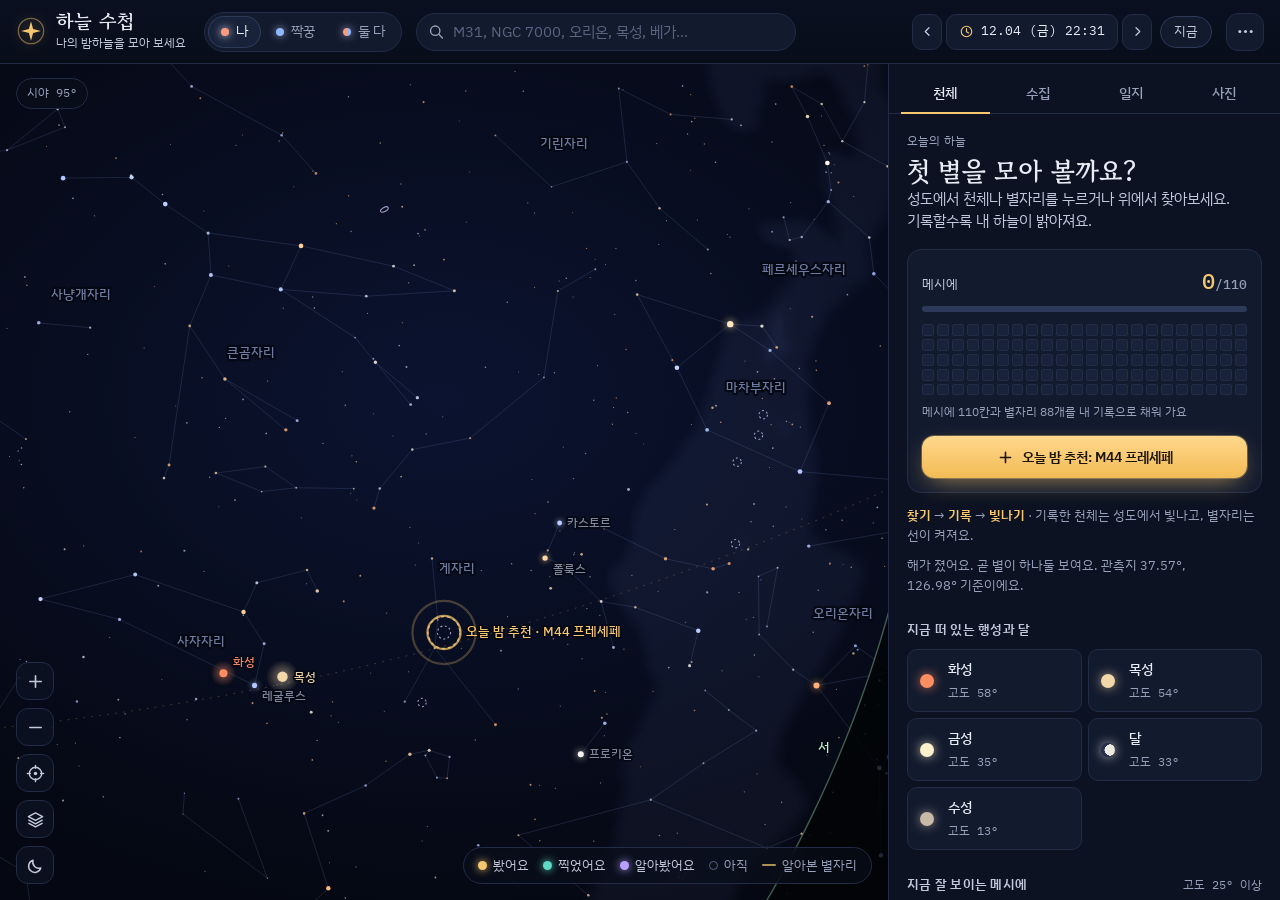
<file: sky-log/index.html>
<!doctype html>
<html lang="ko">
<head>
<meta charset="utf-8">
<meta name="viewport" content="width=device-width,initial-scale=1,viewport-fit=cover">
<title>하늘 수첩</title>
<meta name="description" content="내가 본 것, 찍은 것, 알아본 천체를 성도 위에 쌓아 가는 관측 일지">
<link rel="preconnect" href="https://fonts.googleapis.com">
<link rel="preconnect" href="https://fonts.gstatic.com" crossorigin>
<link rel="stylesheet" href="https://fonts.googleapis.com/css2?family=Gowun+Batang:wght@400;700&family=IBM+Plex+Sans+KR:wght@400;500;600&family=IBM+Plex+Mono:wght@400;500&display=swap">
<link rel="stylesheet" href="css/app.css">
</head>
<body>
<div class="app" id="app">
  <header class="bar">
    <div class="brand">
      <svg class="brand-mark" viewBox="0 0 32 32" aria-hidden="true"><circle cx="16" cy="16" r="13.5" fill="none" stroke="currentColor" stroke-width="1.4" opacity=".45"/><path d="M16 5.5l2.2 8.3 8.3 2.2-8.3 2.2-2.2 8.3-2.2-8.3-8.3-2.2 8.3-2.2z" fill="currentColor"/></svg>
      <div>
        <h1>하늘 수첩</h1>
        <p class="brand-sub" id="brandSub">내가 모은 밤하늘</p>
      </div>
    </div>

    <div class="who" role="group" aria-label="누구의 하늘">
      <button class="who-btn" data-who="a" aria-pressed="true"><span class="dot"></span><span class="who-name">나</span></button>
      <button class="who-btn" data-who="b" aria-pressed="false"><span class="dot"></span><span class="who-name">짝꿍</span></button>
      <button class="who-btn" data-who="both" aria-pressed="false"><span class="dot dot-both"></span>둘 다</button>
    </div>

    <div class="search">
      <svg viewBox="0 0 20 20" aria-hidden="true"><circle cx="8.5" cy="8.5" r="5.5" fill="none" stroke="currentColor" stroke-width="1.6"/><path d="M13 13l4 4" stroke="currentColor" stroke-width="1.6" stroke-linecap="round"/></svg>
      <input id="searchInput" type="search" placeholder="M31, NGC 7000, 오리온, 목성, 베가…" autocomplete="off" spellcheck="false" aria-label="천체 찾기">
      <ul class="search-results" id="searchResults" role="listbox" hidden></ul>
    </div>

    <div class="when" role="group" aria-label="성도 시각">
      <button class="icon-btn step" id="hourBack" type="button" aria-label="한 시간 전"><svg viewBox="0 0 20 20"><path d="M12 5l-5 5 5 5" stroke="currentColor" stroke-width="1.7" stroke-linecap="round" stroke-linejoin="round"/></svg></button>
      <button class="time-chip" id="timeChip" type="button" aria-label="성도 시각 바꾸기"><svg viewBox="0 0 20 20" aria-hidden="true"><circle cx="10" cy="10" r="7" fill="none" stroke="currentColor" stroke-width="1.5"/><path d="M10 6v4.2l2.8 1.8" fill="none" stroke="currentColor" stroke-width="1.5" stroke-linecap="round"/></svg><span class="num"></span></button>
      <button class="icon-btn step" id="hourFwd" type="button" aria-label="한 시간 뒤"><svg viewBox="0 0 20 20"><path d="M8 5l5 5-5 5" stroke="currentColor" stroke-width="1.7" stroke-linecap="round" stroke-linejoin="round"/></svg></button>
      <input id="chartTime" class="sr-input" type="datetime-local" step="60" tabindex="-1" aria-hidden="true">
      <button class="chip" id="nowBtn" type="button">지금</button>
    </div>

    <button class="icon-btn" id="menuBtn" type="button" aria-label="설정과 백업" aria-haspopup="dialog">
      <svg viewBox="0 0 20 20" aria-hidden="true"><circle cx="4" cy="10" r="1.6"/><circle cx="10" cy="10" r="1.6"/><circle cx="16" cy="10" r="1.6"/></svg>
    </button>
  </header>

  <main class="stage">
    <section class="sky" id="sky" aria-label="성도">
      <canvas id="skyCanvas"></canvas>
      <canvas id="fxCanvas" aria-hidden="true"></canvas>
      <div class="hover-tag" id="hoverTag" hidden></div>

      <div class="sky-hud sky-hud-top">
        <div class="fov" id="fovLabel">시야 90°</div>
        <div class="pick-banner" id="pickBanner" hidden>
          성도에서 위치를 눌러 주세요 <button class="chip chip-ghost" id="pickCancel" type="button">취소</button>
        </div>
      </div>

      <div class="sky-hud sky-hud-left">
        <button class="icon-btn" id="zoomIn" type="button" aria-label="확대"><svg viewBox="0 0 20 20"><path d="M10 4v12M4 10h12" stroke="currentColor" stroke-width="1.7" stroke-linecap="round"/></svg></button>
        <button class="icon-btn" id="zoomOut" type="button" aria-label="축소"><svg viewBox="0 0 20 20"><path d="M4 10h12" stroke="currentColor" stroke-width="1.7" stroke-linecap="round"/></svg></button>
        <button class="icon-btn" id="zenithBtn" type="button" aria-label="지금 이 시각, 머리 위 하늘로" title="지금 머리 위 하늘"><svg viewBox="0 0 20 20"><circle cx="10" cy="10" r="6.5" fill="none" stroke="currentColor" stroke-width="1.5"/><circle cx="10" cy="10" r="1.8" fill="currentColor"/><path d="M10 1.5v3M10 15.5v3M1.5 10h3M15.5 10h3" stroke="currentColor" stroke-width="1.5" stroke-linecap="round"/></svg></button>
        <button class="icon-btn" id="layersBtn" type="button" aria-label="보이는 것 고르기" aria-expanded="false"><svg viewBox="0 0 20 20"><path d="M10 3l7.5 4L10 11 2.5 7z" fill="none" stroke="currentColor" stroke-width="1.5" stroke-linejoin="round"/><path d="M2.5 10.5L10 14.5l7.5-4M2.5 13.8L10 17.8l7.5-4" fill="none" stroke="currentColor" stroke-width="1.5" stroke-linejoin="round"/></svg></button>
      </div>

      <div class="layers" id="layersPanel" hidden>
        <p class="layers-title">성도에 보이기</p>
        <label><input type="checkbox" data-layer="mw" checked> 은하수</label>
        <label><input type="checkbox" data-layer="lines" checked> 별자리 선</label>
        <label><input type="checkbox" data-layer="bounds" checked> 별자리 경계</label>
        <label><input type="checkbox" data-layer="conNames" checked> 별자리 이름</label>
        <label><input type="checkbox" data-layer="grid"> 적경·적위 격자</label>
        <label><input type="checkbox" data-layer="ecliptic" checked> 황도</label>
        <label><input type="checkbox" data-layer="horizon" checked> 지평선</label>
        <label><input type="checkbox" data-layer="messier" checked> 메시에</label>
        <label><input type="checkbox" data-layer="ngc" checked> NGC · IC</label>
        <label><input type="checkbox" data-layer="solar" checked> 행성 · 달 · 혜성</label>
        <label><input type="checkbox" data-layer="photos" checked> 내 사진</label>
        <label class="layers-sep"><input type="checkbox" data-layer="mineOnly"> 내가 모은 것만</label>
        <div class="layers-legend">
          <span><i class="lg lg-seen"></i>봤어요</span><span><i class="lg lg-photo"></i>찍었어요</span><span><i class="lg lg-known"></i>알아봤어요</span>
        </div>
      </div>

      <div class="legend legend-who" aria-label="누구의 기록" hidden>
        <span><i class="lg lg-a"></i><b class="lg-name-a">나</b></span>
        <span><i class="lg lg-b"></i><b class="lg-name-b">짝꿍</b></span>
        <span><i class="lg lg-both"></i>둘 다</span>
        <span class="lg-sep"></span>
        <span class="lg-muted">점:</span><span><i class="lg lg-seen"></i>봤어요</span><span><i class="lg lg-photo"></i>찍었어요</span><span><i class="lg lg-known"></i>알아봤어요</span>
      </div>
      <div class="legend legend-status" aria-label="표시 뜻">
        <span><i class="lg lg-seen"></i>봤어요</span>
        <span><i class="lg lg-photo"></i>찍었어요</span>
        <span><i class="lg lg-known"></i>알아봤어요</span>
        <span class="lg-muted"><i class="lg lg-none"></i>아직</span>
        <span class="lg-muted"><i class="lg lg-line"></i>알아본 별자리</span>
      </div>
    </section>

    <aside class="panel" id="panel">
      <div class="sheet-grip" id="sheetGrip" aria-hidden="true"></div>
      <div class="sheet-stat brand-sub" id="sheetStat"></div>
      <div class="sheet-legend" aria-hidden="true"><span><i class="lg lg-seen"></i>봤어요</span><span><i class="lg lg-photo"></i>찍었어요</span><span><i class="lg lg-known"></i>알아봤어요</span></div>
      <nav class="tabs" role="tablist">
        <button role="tab" class="tab" data-tab="target" aria-selected="true">천체</button>
        <button role="tab" class="tab" data-tab="collect" aria-selected="false">수집</button>
        <button role="tab" class="tab" data-tab="log" aria-selected="false">일지</button>
        <button role="tab" class="tab" data-tab="gallery" aria-selected="false">사진</button>
      </nav>
      <div class="tab-body" id="tab-target" role="tabpanel"></div>
      <div class="tab-body" id="tab-collect" role="tabpanel" hidden></div>
      <div class="tab-body" id="tab-log" role="tabpanel" hidden></div>
      <div class="tab-body" id="tab-gallery" role="tabpanel" hidden></div>
    </aside>
  </main>
</div>

<!-- record dialog -->
<dialog class="dlg" id="recordDlg" aria-labelledby="recordTitle">
  <form method="dialog" id="recordForm" class="dlg-form">
    <header class="dlg-head">
      <div>
        <p class="eyebrow" id="recordEyebrow">관측 기록</p>
        <h2 id="recordTitle">M31</h2>
      </div>
      <button class="icon-btn" value="cancel" type="button" data-close aria-label="닫기"><svg viewBox="0 0 20 20"><path d="M5 5l10 10M15 5L5 15" stroke="currentColor" stroke-width="1.7" stroke-linecap="round"/></svg></button>
    </header>

    <div class="who-pick" id="whoPick" hidden></div>
    <fieldset class="status-set">
      <legend>어떻게 만났나요? <span class="hint">여러 개 골라도 돼요</span></legend>
      <label class="status-opt status-seen"><input type="checkbox" name="seen"><span class="status-ico"><svg viewBox="0 0 24 24"><path d="M2 12s3.6-6.5 10-6.5S22 12 22 12s-3.6 6.5-10 6.5S2 12 2 12z" fill="none" stroke="currentColor" stroke-width="1.6"/><circle cx="12" cy="12" r="3" fill="currentColor"/></svg></span><span><b>봤어요</b><small>맨눈·쌍안경·망원경</small></span></label>
      <label class="status-opt status-photo"><input type="checkbox" name="photo"><span class="status-ico"><svg viewBox="0 0 24 24"><rect x="3" y="7" width="18" height="12.5" rx="2.5" fill="none" stroke="currentColor" stroke-width="1.6"/><path d="M8.5 7l1.6-2.5h3.8L15.5 7" fill="none" stroke="currentColor" stroke-width="1.6" stroke-linejoin="round"/><circle cx="12" cy="13.2" r="3.3" fill="none" stroke="currentColor" stroke-width="1.6"/></svg></span><span><b>찍었어요</b><small>사진으로 남김</small></span></label>
      <label class="status-opt status-known"><input type="checkbox" name="identified"><span class="status-ico"><svg viewBox="0 0 24 24"><path d="M12 2.8l2.3 6.4 6.6.3-5.2 4.1 1.8 6.5L12 16.3l-5.5 3.8 1.8-6.5-5.2-4.1 6.6-.3z" fill="none" stroke="currentColor" stroke-width="1.6" stroke-linejoin="round"/></svg></span><span><b>알아봤어요</b><small>찾아서 알아냄</small></span></label>
    </fieldset>

    <div class="photo-drop" id="photoDrop" hidden>
      <input type="file" id="photoInput" accept="image/*" multiple hidden>
      <div class="photo-thumbs" id="photoThumbs"></div>
      <button type="button" class="drop-btn" id="photoPick">
        <svg viewBox="0 0 24 24" aria-hidden="true"><path d="M12 16V5m0 0l-4 4m4-4l4 4" fill="none" stroke="currentColor" stroke-width="1.7" stroke-linecap="round" stroke-linejoin="round"/><path d="M4 15v3.5A1.5 1.5 0 005.5 20h13a1.5 1.5 0 001.5-1.5V15" fill="none" stroke="currentColor" stroke-width="1.7" stroke-linecap="round"/></svg>
        <span>사진 올리기 <small>끌어다 놓아도 돼요</small></span>
      </button>
    </div>

    <div class="grid2">
      <label class="field"><span>언제</span><input type="datetime-local" name="when" step="60" required></label>
      <label class="field"><span>어디서</span><input type="text" name="place" placeholder="예: 화천 조경철천문대" autocomplete="off"></label>
    </div>
    <label class="field"><span>장비</span><input type="text" name="gear" placeholder="예: 맨눈, 10×50 쌍안경, 80mm 굴절 + ZWO" autocomplete="off" list="gearList"></label>
    <datalist id="gearList"></datalist>
    <div class="grid2 coords" id="coordFields" hidden>
      <label class="field"><span>적경 (RA)</span><input type="text" name="ra" placeholder="5h 35m 또는 83.8"></label>
      <label class="field"><span>적위 (Dec)</span><input type="text" name="dec" placeholder="−5 23 또는 −5.39"></label>
      <button type="button" class="chip" id="pickOnChart">성도에서 위치 찍기</button>
    </div>
    <label class="field"><span>메모</span><textarea name="note" rows="3" placeholder="하늘 상태, 보인 모습, 같이 본 사람…"></textarea></label>

    <footer class="dlg-foot">
      <button type="button" class="btn btn-danger" id="recordDelete" hidden>기록 지우기</button>
      <span class="spacer"></span>
      <button type="button" class="btn btn-ghost" data-close>취소</button>
      <button type="submit" class="btn btn-primary" id="recordSave" value="save">하늘에 새기기</button>
    </footer>
  </form>
</dialog>

<!-- comet dialog -->
<dialog class="dlg" id="cometDlg" aria-labelledby="cometTitle">
  <form method="dialog" id="cometForm" class="dlg-form">
    <header class="dlg-head">
      <div><p class="eyebrow">혜성 추가</p><h2 id="cometTitle">새 혜성</h2></div>
      <button class="icon-btn" type="button" data-close aria-label="닫기"><svg viewBox="0 0 20 20"><path d="M5 5l10 10M15 5L5 15" stroke="currentColor" stroke-width="1.7" stroke-linecap="round"/></svg></button>
    </header>
    <label class="field"><span>이름</span><input type="text" name="name" required placeholder="예: C/2023 A3 (Tsuchinshan–ATLAS)"></label>
    <p class="help">궤도 요소를 넣으면 날짜마다 위치를 계산해 성도에 그려요. 비워 두면 기록할 때 위치를 직접 찍으면 돼요. 값은 MPC나 JPL에서 J2000 황도 기준으로 가져오세요.</p>
    <div class="grid3">
      <label class="field"><span>근일점 거리 q (AU)</span><input type="number" step="any" name="q"></label>
      <label class="field"><span>이심률 e</span><input type="number" step="any" name="e"></label>
      <label class="field"><span>궤도 경사 i (°)</span><input type="number" step="any" name="i"></label>
      <label class="field"><span>근일점 인수 ω (°)</span><input type="number" step="any" name="peri"></label>
      <label class="field"><span>승교점 경도 Ω (°)</span><input type="number" step="any" name="node"></label>
      <label class="field"><span>근일점 통과 (UTC)</span><input type="datetime-local" step="1" name="tp"></label>
    </div>
    <footer class="dlg-foot">
      <button type="button" class="btn btn-danger" id="cometDelete" hidden>혜성 지우기</button>
      <span class="spacer"></span>
      <button type="button" class="btn btn-ghost" data-close>취소</button>
      <button type="submit" class="btn btn-primary">저장</button>
    </footer>
  </form>
</dialog>

<!-- settings dialog -->
<dialog class="dlg" id="settingsDlg" aria-labelledby="settingsTitle">
  <form method="dialog" id="settingsForm" class="dlg-form">
    <header class="dlg-head">
      <div><p class="eyebrow">설정</p><h2 id="settingsTitle">하늘 수첩</h2></div>
      <button class="icon-btn" type="button" data-close aria-label="닫기"><svg viewBox="0 0 20 20"><path d="M5 5l10 10M15 5L5 15" stroke="currentColor" stroke-width="1.7" stroke-linecap="round"/></svg></button>
    </header>
    <div class="grid2">
      <label class="field"><span>관측자 1</span><input type="text" name="nameA" maxlength="12"></label>
      <label class="field"><span>관측자 2</span><input type="text" name="nameB" maxlength="12"></label>
    </div>
    <div class="grid2">
      <label class="field"><span>관측지 위도</span><input type="number" step="any" name="lat"></label>
      <label class="field"><span>관측지 경도</span><input type="number" step="any" name="lon"></label>
    </div>
    <button type="button" class="chip" id="useGeo">현재 위치 쓰기</button>
    <div class="backend-box">
      <p class="backend-title">저장소 <span class="badge" id="backendBadge">이 기기</span></p>
      <p class="help">지금은 이 브라우저에만 저장돼요. 두 사람이 함께 쓰는 클라우드 저장은 틀만 만들어 두었고, 아직 연결하지 않았어요. 그전까지는 백업 파일로 옮겨 주세요.</p>
      <div class="row">
        <button type="button" class="btn btn-ghost" id="exportBtn">백업 내려받기</button>
        <button type="button" class="btn btn-ghost" id="importBtn">백업 불러오기</button>
        <input type="file" id="importInput" accept="application/json,.json" hidden>
      </div>
    </div>
    <footer class="dlg-foot">
      <span class="spacer"></span>
      <button type="submit" class="btn btn-primary">저장</button>
    </footer>
  </form>
</dialog>

<!-- photo viewer -->
<dialog class="viewer" id="viewerDlg" aria-label="사진 보기">
  <img id="viewerImg" alt="">
  <div class="viewer-cap" id="viewerCap"></div>
  <button class="icon-btn viewer-close" type="button" data-close aria-label="닫기"><svg viewBox="0 0 20 20"><path d="M5 5l10 10M15 5L5 15" stroke="currentColor" stroke-width="1.7" stroke-linecap="round"/></svg></button>
</dialog>

<div class="toast-stack" id="toasts" aria-live="polite"></div>

<script src="js/catalog.js"></script>
<script src="js/astro.js"></script>
<script src="js/store.js"></script>
<script src="js/sky.js"></script>
<script src="js/app.js"></script>
</body>
</html>
</file>
<file: sky-log/css/app.css>
/* 하늘 수첩 — layout: a full-bleed star chart with a docked side panel (desktop) that becomes a bottom sheet (phones).
   The app is night-first: the chart is the light source, chrome stays low-contrast so dark-adapted eyes are spared. */
:root {
  --bg: #060914;
  --sky-1: #0B1330;
  --sky-2: #050812;
  --panel: #0C1222;
  --panel-2: #121A2E;
  --panel-3: #18223A;
  --line: #222C46;
  --line-2: #2D3958;
  --ink: #E9ECF5;
  --ink-2: #C3C9DB;
  --muted: #98A1BC;
  --faint: #5A6380;
  --seen: #F6C76E;
  --photo: #5FD8C6;
  --known: #B8A0FF;
  --obs-a: #FF9A7E;
  --obs-b: #8EBBFF;
  --danger: #FF7A85;
  --focus: #F6C76E;
  --radius: 14px;
  --font-display: "Gowun Batang", "Nanum Myeongjo", serif;
  --font-body: "IBM Plex Sans KR", "Apple SD Gothic Neo", "Malgun Gothic", "Noto Sans KR", sans-serif;
  --font-mono: "IBM Plex Mono", "IBM Plex Sans KR", ui-monospace, "SFMono-Regular", Menlo, monospace;
  --panel-w: 392px;
  --bar-h: 64px;
  color-scheme: dark;
}
/* Red night-vision mode */
:root[data-theme="red"] {
  --bg: #0A0000; --sky-1: #160303; --sky-2: #070000; --panel: #120202; --panel-2: #1A0404; --panel-3: #220606;
  --line: #3A0D0D; --line-2: #4B1212; --ink: #FF8B7A; --ink-2: #E06F60; --muted: #B0504A; --faint: #7A2E2B;
  --seen: #FF7A5C; --photo: #E0563F; --known: #FF9C7F; --obs-a: #FF7A5C; --obs-b: #D9503D; --focus: #FF7A5C;
}

* { box-sizing: border-box; }
[hidden] { display: none !important; }
html, body { height: 100%; }
body {
  margin: 0; background: var(--bg); color: var(--ink);
  font-family: var(--font-body); font-size: 14.5px; line-height: 1.55;
  -webkit-font-smoothing: antialiased; overflow: hidden; word-break: keep-all; overflow-wrap: anywhere;
}
button, input, textarea, select { font: inherit; color: inherit; }
button { cursor: pointer; }
:focus-visible { outline: 2px solid var(--focus); outline-offset: 2px; border-radius: 8px; }
.num, .mono { font-family: var(--font-mono); font-variant-numeric: tabular-nums; }

.app { height: 100dvh; display: grid; grid-template-rows: var(--bar-h) minmax(0, 1fr); }

/* ---------------- top bar */
.bar {
  display: flex; align-items: center; gap: 14px;
  padding: 0 max(16px, env(safe-area-inset-right)) 0 max(16px, env(safe-area-inset-left));
  background: linear-gradient(to bottom, #0A1020, #080D1A);
  border-bottom: 1px solid var(--line); position: relative; z-index: 20;
}
:root[data-theme="red"] .bar { background: var(--panel); }
.brand { display: flex; align-items: center; gap: 10px; min-width: 0; margin-right: 4px; }
.brand-mark { width: 30px; height: 30px; color: var(--seen); flex: none; filter: drop-shadow(0 0 8px rgba(246,199,110,.45)); }
.brand h1 { font-family: var(--font-display); font-weight: 700; font-size: 19px; margin: 0; line-height: 1.1; letter-spacing: .01em; white-space: nowrap; }
.brand-sub { margin: 2px 0 0; font-size: 12px; color: var(--ink-2); white-space: nowrap; display: flex; gap: 5px; align-items: baseline; }
.brand-sub b + span { margin-left: 8px; }
.brand-sub b { min-width: 2ch; text-align: right; }
.brand-sub b { font-size: 14px; font-weight: 500; color: var(--seen); }
.brand-sub b small { font-size: 10.5px; color: var(--muted); }
.brand-sub b { display: inline-block; }
.brand-sub.bump b { animation: stat-bump .9s cubic-bezier(.2,1.6,.4,1); }
@keyframes stat-bump { 30% { transform: scale(1.35); color: #FFF1D2; text-shadow: 0 0 12px var(--seen); } }

.who { display: flex; gap: 2px; padding: 3px; background: var(--panel-2); border: 1px solid var(--line); border-radius: 999px; }
.who-btn {
  display: inline-flex; align-items: center; gap: 7px; height: 32px; padding: 0 13px;
  border: 0; border-radius: 999px; background: transparent; color: var(--muted); font-size: 13.5px; white-space: nowrap;
  transition: background .2s, color .2s;
}
.who-btn:hover { color: var(--ink); }
.who-btn[aria-pressed="true"] { background: var(--panel-3); color: var(--ink); box-shadow: inset 0 0 0 1px var(--line-2); }
.who-btn .dot { width: 8px; height: 8px; border-radius: 50%; background: var(--obs-a); box-shadow: 0 0 8px currentColor; }
.who-btn[data-who="b"] .dot { background: var(--obs-b); }
.who-btn .dot-both { background: linear-gradient(90deg, var(--obs-a) 50%, var(--obs-b) 50%); }

.search { position: relative; flex: 1 1 240px; max-width: 380px; min-width: 140px; }
.search > svg { position: absolute; left: 12px; top: 50%; width: 17px; height: 17px; transform: translateY(-50%); color: var(--muted); pointer-events: none; }
.search input {
  width: 100%; height: 38px; padding: 0 12px 0 36px; border-radius: 999px;
  background: var(--panel-2); border: 1px solid var(--line); outline: none; transition: border-color .2s, background .2s;
}
.search input::placeholder { color: var(--faint); }
.search input:focus { border-color: var(--line-2); background: var(--panel-3); }
.search-results {
  position: absolute; top: calc(100% + 6px); left: 0; right: 0; margin: 0; padding: 6px; list-style: none;
  background: var(--panel-2); border: 1px solid var(--line-2); border-radius: 14px; max-height: 360px; overflow: auto;
  box-shadow: 0 18px 50px rgba(0,0,0,.55); z-index: 40;
}
.search-results li { display: flex; align-items: center; gap: 10px; padding: 8px 10px; border-radius: 9px; cursor: pointer; }
.search-results li[aria-selected="true"], .search-results li:hover { background: var(--panel-3); }
.search-results .sr-id { font-family: var(--font-mono); font-size: 12.5px; color: var(--ink-2); min-width: 64px; }
.search-results .sr-name { flex: 1; min-width: 0; overflow: hidden; text-overflow: ellipsis; white-space: nowrap; }
.search-results .sr-kind { font-size: 11.5px; color: var(--muted); }
.search-results .sr-empty { color: var(--muted); cursor: default; }

.when { display: flex; align-items: center; gap: 8px; margin-left: auto; }
.when-label { font-size: 12px; color: var(--muted); white-space: nowrap; }
.when { position: relative; gap: 4px; }
.sr-input { position: absolute; left: 40px; bottom: 0; width: 1px; height: 1px; opacity: 0; pointer-events: none; border: 0; padding: 0; color-scheme: dark; }
.time-chip {
  height: 36px; display: inline-flex; align-items: center; gap: 7px; padding: 0 12px; border-radius: 10px;
  background: var(--panel-2); border: 1px solid var(--line); color: var(--ink); font-size: 13px; white-space: nowrap;
}
.time-chip:hover { background: var(--panel-3); border-color: var(--line-2); }
.time-chip svg { width: 15px; height: 15px; color: var(--seen); }
.icon-btn.step { width: 30px; height: 36px; border-radius: 10px; }
.icon-btn.step svg { width: 15px; height: 15px; }
.when .chip { margin-left: 4px; }

.chip {
  height: 32px; padding: 0 13px; border-radius: 999px; border: 1px solid var(--line-2); background: var(--panel-2);
  font-size: 13px; color: var(--ink-2); white-space: nowrap; transition: background .2s, border-color .2s, color .2s;
}
.chip:hover { background: var(--panel-3); color: var(--ink); }
.chip-ghost { background: transparent; }
.chip[aria-pressed="true"] { border-color: var(--seen); color: var(--seen); }

.icon-btn {
  width: 38px; height: 38px; display: inline-grid; place-items: center; flex: none;
  border-radius: 12px; border: 1px solid var(--line); background: var(--panel-2); color: var(--ink-2);
  transition: background .2s, color .2s, border-color .2s;
}
.icon-btn:hover { background: var(--panel-3); color: var(--ink); border-color: var(--line-2); }
.icon-btn svg { width: 19px; height: 19px; fill: currentColor; }
.icon-btn svg path, .icon-btn svg circle[fill="none"], .icon-btn svg rect { fill: none; }
#menuBtn svg circle { fill: currentColor; }

/* ---------------- stage */
.stage { display: grid; grid-template-columns: minmax(0, 1fr) var(--panel-w); min-height: 0; }
.sky { position: relative; overflow: hidden; background: radial-gradient(120% 90% at 50% 40%, var(--sky-1), var(--sky-2) 70%); touch-action: none; cursor: grab; }
.sky.dragging { cursor: grabbing; }
.sky.picking { cursor: crosshair; }
.sky canvas { position: absolute; inset: 0; width: 100%; height: 100%; display: block; }
#fxCanvas { pointer-events: none; }

.sky-hud { position: absolute; display: flex; gap: 8px; z-index: 5; }
.sky-hud-top { top: 14px; left: 16px; right: 16px; align-items: center; pointer-events: none; }
.sky-hud-top > * { pointer-events: auto; }
.sky-hud-left { left: 16px; bottom: 16px; flex-direction: column; }
.sky-hud .icon-btn { background: rgba(14,20,36,.72); backdrop-filter: blur(8px); -webkit-backdrop-filter: blur(8px); }
.fov {
  font-family: var(--font-mono); font-size: 12px; color: var(--muted); padding: 5px 10px; border-radius: 999px;
  background: rgba(10,15,28,.6); border: 1px solid var(--line); backdrop-filter: blur(8px);
}
.pick-banner {
  margin: 0 auto; display: flex; align-items: center; gap: 10px; padding: 6px 6px 6px 14px; border-radius: 999px;
  background: rgba(246,199,110,.14); border: 1px solid rgba(246,199,110,.5); color: var(--seen); font-size: 13.5px;
  animation: pulse-border 1.6s ease-in-out infinite;
}
@keyframes pulse-border { 50% { border-color: rgba(246,199,110,.15); } }

.layers {
  position: absolute; left: 64px; bottom: 16px; z-index: 6; width: 208px; padding: 12px 14px; display: grid; gap: 4px;
  background: rgba(14,20,36,.92); border: 1px solid var(--line-2); border-radius: 14px; backdrop-filter: blur(10px);
  box-shadow: 0 18px 40px rgba(0,0,0,.5);
}
.layers-title { margin: 0 0 4px; font-size: 12px; color: var(--muted); }
.layers label { display: flex; align-items: center; gap: 9px; font-size: 13.5px; padding: 3px 0; cursor: pointer; }
.layers-sep { margin-top: 6px; padding-top: 9px !important; border-top: 1px solid var(--line); }
.layers input, .row input[type="checkbox"] { accent-color: var(--seen); width: 15px; height: 15px; }

.legend {
  position: absolute; right: 16px; bottom: 16px; z-index: 5; display: flex; gap: 14px; padding: 8px 14px;
  font-size: 12.5px; color: var(--ink-2); background: rgba(10,15,28,.62); border: 1px solid var(--line);
  border-radius: 999px; backdrop-filter: blur(8px);
}
.legend span { display: inline-flex; align-items: center; gap: 6px; white-space: nowrap; }
.lg { width: 9px; height: 9px; border-radius: 50%; display: inline-block; }
.lg-seen { background: var(--seen); box-shadow: 0 0 8px var(--seen); }
.lg-photo { background: var(--photo); box-shadow: 0 0 8px var(--photo); }
.lg-known { background: var(--known); box-shadow: 0 0 8px var(--known); }
.lg-none { border: 1.5px solid var(--faint); }
.lg-a { background: var(--obs-a); box-shadow: 0 0 8px var(--obs-a); }
.lg-b { background: var(--obs-b); box-shadow: 0 0 8px var(--obs-b); }
.lg-both { background: conic-gradient(var(--obs-a) 0 50%, var(--obs-b) 0); box-shadow: 0 0 8px #F3EEFF; }
.legend b { font-weight: 500; }
.lg-muted { color: var(--muted); }

.hover-tag {
  position: absolute; z-index: 7; pointer-events: none; padding: 5px 10px; border-radius: 9px; font-size: 12.5px;
  background: rgba(12,18,34,.92); border: 1px solid var(--line-2); white-space: nowrap; transform: translate(12px, -50%);
}
.hover-tag b { font-weight: 600; }
.hover-tag span { color: var(--muted); margin-left: 6px; }

/* ---------------- side panel */
.panel { background: var(--panel); border-left: 1px solid var(--line); display: flex; flex-direction: column; min-height: 0; position: relative; z-index: 10; }
.sheet-grip { display: none; }
.tabs { display: flex; gap: 4px; padding: 10px 12px 0; border-bottom: 1px solid var(--line); }
.tab {
  flex: 1; height: 40px; border: 0; background: transparent; color: var(--muted); font-size: 14px; font-weight: 500;
  border-bottom: 2px solid transparent; margin-bottom: -1px; transition: color .2s, border-color .2s;
}
.tab:hover { color: var(--ink-2); }
.tab[aria-selected="true"] { color: var(--ink); border-bottom-color: var(--seen); }
.tab-body { flex: 1; overflow: auto; padding: 18px 18px 28px; scrollbar-width: thin; scrollbar-color: var(--line-2) transparent; }

.eyebrow { margin: 0; font-size: 12px; letter-spacing: .02em; color: var(--muted); }
.h-title { font-family: var(--font-display); font-weight: 700; font-size: 26px; line-height: 1.2; margin: 4px 0 2px; text-wrap: balance; }
.h-sub { margin: 0; color: var(--ink-2); }
.section-h { display: flex; align-items: baseline; justify-content: space-between; gap: 10px; margin: 24px 0 10px; }
.section-h h3 { margin: 0; font-size: 13px; font-weight: 600; color: var(--ink-2); letter-spacing: .02em; }
.section-h .meta { font-size: 12px; color: var(--muted); font-family: var(--font-mono); }
.empty { color: var(--muted); font-size: 13.5px; padding: 14px; border: 1px dashed var(--line-2); border-radius: 12px; text-align: center; }
.help { margin: 6px 0 12px; font-size: 12.5px; color: var(--muted); line-height: 1.6; }

/* target card */
.target-head { display: grid; gap: 2px; }
.type-pill { display: inline-flex; align-items: center; gap: 6px; font-size: 12px; color: var(--ink-2); padding: 3px 10px; border-radius: 999px; background: var(--panel-2); border: 1px solid var(--line); width: max-content; margin-top: 8px; }
.facts { display: grid; grid-template-columns: repeat(2, minmax(0, 1fr)); gap: 1px; margin: 16px 0 0; background: var(--line); border: 1px solid var(--line); border-radius: 12px; overflow: hidden; }
.facts div { background: var(--panel); padding: 9px 12px; }
.facts div.wide { grid-column: 1 / -1; }
.facts dt { font-size: 11.5px; color: var(--muted); }
.facts dd { margin: 2px 0 0; font-family: var(--font-mono); font-size: 13px; color: var(--ink); }
.status-row { display: flex; gap: 8px; margin-top: 16px; flex-wrap: wrap; }
.stamp {
  display: inline-flex; align-items: center; gap: 7px; height: 30px; padding: 0 12px; border-radius: 999px; font-size: 13px;
  border: 1px solid var(--line-2); color: var(--faint);
}
.stamp svg { width: 15px; height: 15px; }
.stamp small { font-family: var(--font-mono); font-size: 10.5px; opacity: .75; margin-left: 2px; }
.status-none { margin: 14px 0 0; font-size: 13px; color: var(--muted); }
button.stamp { background: transparent; color: var(--muted); border-style: dashed; transition: color .2s, border-color .2s, background .2s; }
button.stamp svg { width: 13px; height: 13px; }
button.stamp.s-seen:hover { color: var(--seen); border-color: var(--seen); }
button.stamp.s-photo:hover { color: var(--photo); border-color: var(--photo); }
button.stamp.s-known:hover { color: var(--known); border-color: var(--known); }
.stamp.on.s-seen { color: var(--seen); border-color: rgba(246,199,110,.5); background: rgba(246,199,110,.09); }
.stamp.on.s-photo { color: var(--photo); border-color: rgba(95,216,198,.5); background: rgba(95,216,198,.09); }
.stamp.on.s-known { color: var(--known); border-color: rgba(184,160,255,.5); background: rgba(184,160,255,.09); }
.cta { margin-top: 16px; width: 100%; }

.btn {
  height: 42px; padding: 0 18px; border-radius: 12px; border: 1px solid var(--line-2); background: var(--panel-2);
  font-weight: 600; font-size: 14px; display: inline-flex; align-items: center; justify-content: center; gap: 8px;
  transition: transform .15s, background .2s, box-shadow .2s;
}
.btn:active { transform: translateY(1px); }
.btn-primary {
  border: 0; color: #1A1306; background: linear-gradient(180deg, #FFD88C, #F2BB55);
  box-shadow: 0 0 0 1px rgba(255,216,140,.3), 0 8px 26px -8px rgba(246,199,110,.7);
}
.btn-primary:hover { box-shadow: 0 0 0 1px rgba(255,216,140,.5), 0 10px 32px -6px rgba(246,199,110,.9); }
:root[data-theme="red"] .btn-primary { background: #B8321F; color: #FFD0C4; box-shadow: none; }
.btn-ghost { background: transparent; }
.btn-ghost:hover { background: var(--panel-2); }
.btn-danger { background: transparent; border-color: rgba(255,122,133,.4); color: var(--danger); }
.btn svg { width: 17px; height: 17px; }

/* observation entries */
.entries { display: grid; gap: 10px; }
.entry {
  display: grid; grid-template-columns: auto minmax(0, 1fr) auto; gap: 12px; align-items: start;
  padding: 12px; background: var(--panel-2); border: 1px solid var(--line); border-radius: 12px; cursor: pointer;
  transition: border-color .2s, background .2s, transform .2s;
}
.entry:hover { border-color: var(--line-2); background: var(--panel-3); }
.entry-pills { display: grid; gap: 4px; align-content: start; }
.pill { width: 24px; height: 24px; border-radius: 8px; display: grid; place-items: center; color: #0B0F1C; }
.pill svg { width: 15px; height: 15px; }
.pill.s-seen { background: var(--seen); }
.pill.s-photo { background: var(--photo); }
.pill.s-known { background: var(--known); }
.entry-dots { display: grid; gap: 4px; padding-top: 5px; }
.entry-dots i { width: 8px; height: 8px; border-radius: 50%; background: var(--line-2); }
.entry-dots i.on-seen { background: var(--seen); box-shadow: 0 0 6px var(--seen); }
.entry-dots i.on-photo { background: var(--photo); box-shadow: 0 0 6px var(--photo); }
.entry-dots i.on-known { background: var(--known); box-shadow: 0 0 6px var(--known); }
.entry-title { font-weight: 600; display: flex; gap: 8px; align-items: baseline; flex-wrap: wrap; }
.entry-title .mono { font-size: 12.5px; color: var(--ink-2); font-weight: 400; }
.entry-meta { font-size: 12.5px; color: var(--muted); margin-top: 2px; text-wrap: pretty; word-break: keep-all; }
.entry-note { font-size: 13px; color: var(--ink-2); margin-top: 6px; display: -webkit-box; -webkit-line-clamp: 2; -webkit-box-orient: vertical; overflow: hidden; }
.entry-who { font-size: 11.5px; display: inline-flex; align-items: center; gap: 5px; color: var(--muted); }
.entry-who i { width: 7px; height: 7px; border-radius: 50%; }
.entry-thumb { width: 56px; height: 56px; border-radius: 9px; object-fit: cover; border: 1px solid var(--line-2); }
.night-h { font-family: var(--font-display); font-size: 15px; margin: 22px 0 10px; color: var(--ink-2); display: flex; align-items: baseline; gap: 10px; }
.night-h:first-child { margin-top: 4px; }
.night-h small { font-family: var(--font-mono); font-size: 11.5px; color: var(--muted); }

.filter-row { display: flex; gap: 6px; flex-wrap: wrap; margin-bottom: 14px; }

/* collection */
.summary { display: grid; grid-template-columns: repeat(3, minmax(0, 1fr)); gap: 8px; }
.sum-card { padding: 12px; border-radius: 12px; background: var(--panel-2); border: 1px solid var(--line); }
.sum-card b { display: block; font-family: var(--font-mono); font-size: 24px; font-weight: 500; line-height: 1.1; }
.sum-card span { font-size: 12px; color: var(--muted); }
.sum-card.s-seen b { color: var(--seen); }
.sum-card.s-photo b { color: var(--photo); }
.sum-card.s-known b { color: var(--known); }

.meter { height: 6px; border-radius: 99px; background: var(--panel-3); overflow: hidden; margin-top: 8px; }
.meter > i { display: block; height: 100%; border-radius: inherit; background: linear-gradient(90deg, var(--seen), #FFE3A6); transition: width .8s cubic-bezier(.2,.8,.2,1); }

.mgrid { display: grid; grid-template-columns: repeat(10, minmax(0, 1fr)); gap: 4px; }
.mcell {
  position: relative; aspect-ratio: 1; border-radius: 7px; border: 1px solid var(--line); background: var(--panel-2);
  font-family: var(--font-mono); font-size: 10.5px; color: var(--muted); display: grid; place-items: center; padding: 0;
  transition: transform .2s, border-color .2s;
}
.mcell:hover { transform: scale(1.12); border-color: var(--line-2); z-index: 1; color: var(--ink); }
.mcell.got { --c: var(--seen); font-weight: 600; color: var(--c); border-color: color-mix(in srgb, var(--c) 70%, transparent); background: color-mix(in srgb, var(--c) 16%, var(--panel-2)); box-shadow: 0 0 12px -3px var(--c), inset 0 0 10px -4px var(--c); }
.mcell.got.c-photo { --c: var(--photo); }
.mcell.got.c-known { --c: var(--known); }
.cdots { position: absolute; bottom: 3px; left: 0; right: 0; display: flex; justify-content: center; gap: 2px; }
.cdots i { width: 4px; height: 4px; border-radius: 50%; }
.cdots .d-seen { background: var(--seen); } .cdots .d-photo { background: var(--photo); } .cdots .d-known { background: var(--known); }
.mcell.just { animation: cell-pop 1.1s cubic-bezier(.2,1.6,.4,1); }
@keyframes cell-pop { 0% { transform: scale(.4); } 40% { transform: scale(1.5); box-shadow: 0 0 24px 4px var(--seen); } 100% { transform: scale(1); } }

.cgrid { display: grid; grid-template-columns: repeat(4, minmax(0, 1fr)); gap: 4px; }
.grid-key { display: flex; flex-wrap: wrap; gap: 12px; margin: 10px 0 0; font-size: 12px; color: var(--muted); }
.grid-key span { display: inline-flex; align-items: center; gap: 6px; }
.k { width: 11px; height: 11px; border-radius: 3px; display: inline-block; }
.k-seen { background: var(--seen); } .k-photo { background: var(--photo); } .k-known { background: var(--known); }
.k-con { background: rgba(246,199,110,.25); border: 1px solid rgba(246,199,110,.6); }
.k-part { border: 1px solid rgba(246,199,110,.35); background: rgba(246,199,110,.06); }
.progress-card { margin-top: 16px; padding: 14px; border-radius: 14px; background: var(--panel-2); border: 1px solid var(--line); }
.progress-top { display: flex; justify-content: space-between; align-items: baseline; font-size: 13px; color: var(--ink-2); }
.progress-top b { font-size: 22px; font-weight: 500; color: var(--seen); }
.progress-top small { font-size: 13px; color: var(--muted); }
.progress-card .cta { margin-top: 14px; }
.layers-legend { display: flex; flex-wrap: wrap; gap: 10px; margin-top: 8px; padding-top: 10px; border-top: 1px solid var(--line); font-size: 12px; color: var(--ink-2); }
.layers-legend span { display: inline-flex; align-items: center; gap: 5px; }
.ccell {
  height: 30px; border-radius: 7px; border: 1px solid var(--line); background: var(--panel-2);
  font-size: 12px; white-space: nowrap; overflow: hidden; text-overflow: ellipsis; color: var(--faint); padding: 0; transition: transform .2s, border-color .2s;
}
.ccell { color: var(--muted); }
.ccell:hover { transform: scale(1.08); color: var(--ink); border-color: var(--line-2); }
.ccell.got { color: var(--ink); border-color: rgba(246,199,110,.45); background: rgba(246,199,110,.12); }
.ccell.part { color: var(--ink-2); border: 1px solid rgba(246,199,110,.28); background: rgba(246,199,110,.05); }

.plist { display: grid; gap: 6px; }
.prow {
  display: grid; grid-template-columns: 28px minmax(0, 1fr) auto; gap: 10px; align-items: center; padding: 8px 10px;
  border-radius: 10px; background: var(--panel-2); border: 1px solid var(--line); text-align: left; width: 100%;
}
.prow:hover { border-color: var(--line-2); }
.prow .sym { font-size: 15px; text-align: center; color: var(--muted); display: grid; place-items: center; }
.prow.got .sym { color: var(--seen); text-shadow: 0 0 10px var(--seen); }
.orb { width: 14px; height: 14px; border-radius: 50%; background: var(--c); box-shadow: 0 0 12px -1px var(--c); display: inline-block; }
.orb.moon { background: radial-gradient(circle at 65% 50%, var(--c) 48%, #2a3150 50%); }
.prow .pname { font-weight: 500; }
.prow .pmeta { font-size: 12px; color: var(--muted); font-family: var(--font-mono); }
.prow .dates { display: flex; gap: 3px; flex-wrap: wrap; justify-content: flex-end; max-width: 150px; }
.prow .dates i { width: 6px; height: 6px; border-radius: 50%; background: var(--seen); opacity: .85; }

/* gallery */
.gallery { display: grid; grid-template-columns: repeat(2, minmax(0, 1fr)); gap: 8px; }
.gcard { position: relative; border-radius: 12px; overflow: hidden; border: 1px solid var(--line); background: var(--panel-2); padding: 0; aspect-ratio: 1; }
.gcard img { width: 100%; height: 100%; object-fit: cover; display: block; transition: transform .5s; }
.gcard:hover img { transform: scale(1.06); }
.gcard figcaption { position: absolute; inset: auto 0 0 0; padding: 22px 10px 8px; text-align: left; font-size: 12.5px; background: linear-gradient(transparent, rgba(4,6,14,.92)); }
.gcard figcaption b { display: block; font-weight: 600; }
.gcard figcaption span { color: var(--ink-2); font-size: 11.5px; font-family: var(--font-mono); }
.photo-strip { display: flex; gap: 8px; overflow-x: auto; padding-bottom: 4px; }
.photo-strip button { flex: none; width: 92px; height: 92px; padding: 0; border-radius: 10px; overflow: hidden; border: 1px solid var(--line-2); background: var(--panel-2); }
.photo-strip img { width: 100%; height: 100%; object-fit: cover; display: block; }

/* ---------------- dialogs */
.dlg {
  width: min(560px, calc(100vw - 24px)); max-height: calc(100dvh - 24px); padding: 0; border: 1px solid var(--line-2);
  border-radius: 20px; background: var(--panel); color: var(--ink); box-shadow: 0 30px 80px rgba(0,0,0,.6);
}
.dlg::backdrop { background: rgba(3,5,12,.66); backdrop-filter: blur(3px); }
.dlg[open] { animation: dlg-in .32s cubic-bezier(.2,.9,.3,1.15); }
@keyframes dlg-in { from { opacity: 0; transform: translateY(14px) scale(.97); } }
.dlg-form { padding: 20px 22px 18px; display: grid; gap: 14px; }
.dlg-head { display: flex; justify-content: space-between; align-items: flex-start; gap: 12px; }
.dlg-head h2 { font-family: var(--font-display); font-size: 24px; margin: 2px 0 0; line-height: 1.2; }
.dlg-foot { display: flex; gap: 8px; align-items: center; margin-top: 4px; }
.spacer { flex: 1; }
.field { display: grid; gap: 5px; min-width: 0; }
.field > span { font-size: 12.5px; color: var(--muted); }
.field input, .field textarea {
  width: 100%; min-height: 40px; padding: 8px 12px; border-radius: 10px; border: 1px solid var(--line);
  background: var(--panel-2); outline: none; color-scheme: dark; transition: border-color .2s;
}
.field textarea { resize: vertical; min-height: 72px; }
.field input:focus, .field textarea:focus { border-color: var(--line-2); background: var(--panel-3); }
.grid2 { display: grid; grid-template-columns: repeat(2, minmax(0, 1fr)); gap: 10px; }
.grid3 { display: grid; grid-template-columns: repeat(3, minmax(0, 1fr)); gap: 10px; }
.coords { grid-template-columns: 1fr 1fr auto; align-items: end; }
.coords .chip { height: 40px; }
.row { display: flex; gap: 8px; flex-wrap: wrap; }

.status-set { border: 0; padding: 0; margin: 0; display: grid; grid-template-columns: repeat(3, minmax(0, 1fr)); gap: 8px; }
.status-set legend { font-size: 12.5px; color: var(--muted); padding: 0; margin-bottom: 8px; }
.status-set .hint { color: var(--faint); margin-left: 4px; }
.status-opt {
  --c: var(--seen); position: relative; display: grid; gap: 8px; padding: 12px; border-radius: 14px; cursor: pointer;
  background: var(--panel-2); border: 1px solid var(--line); transition: border-color .2s, background .2s, transform .2s;
}
.status-opt.status-photo { --c: var(--photo); }
.status-opt.status-known { --c: var(--known); }
.status-opt input { position: absolute; opacity: 0; pointer-events: none; }
.status-opt b { display: block; font-size: 14px; }
.status-opt small { display: block; font-size: 11.5px; color: var(--muted); line-height: 1.4; }
.status-ico { width: 34px; height: 34px; border-radius: 10px; display: grid; place-items: center; color: var(--faint); background: var(--panel-3); transition: color .2s, background .2s, box-shadow .2s; }
.status-ico svg { width: 20px; height: 20px; }
.status-opt:hover { border-color: var(--line-2); }
.status-opt:has(input:checked) { border-color: var(--c); background: color-mix(in srgb, var(--c) 15%, var(--panel-2)); box-shadow: inset 0 0 0 1px var(--c); }
.status-opt:has(input:checked) .status-ico { color: #0B0F1C; background: var(--c); box-shadow: 0 0 18px -2px var(--c); }
.status-opt:has(input:checked) .status-ico svg { animation: ico-pop .45s cubic-bezier(.2,1.8,.4,1); }
.status-opt:has(input:focus-visible) { outline: 2px solid var(--focus); outline-offset: 2px; }
@keyframes ico-pop { from { transform: scale(.4) rotate(-20deg); } }

.photo-drop { border: 1.5px dashed rgba(95,216,198,.45); border-radius: 14px; padding: 10px; display: grid; gap: 10px; background: rgba(95,216,198,.04); transition: background .2s, border-color .2s; }
.photo-drop.over { background: rgba(95,216,198,.12); border-color: var(--photo); }
.photo-thumbs { display: flex; gap: 8px; flex-wrap: wrap; }
.photo-thumbs:empty { display: none; }
.pthumb { position: relative; width: 72px; height: 72px; border-radius: 10px; overflow: hidden; border: 1px solid var(--line-2); animation: thumb-in .4s cubic-bezier(.2,1.5,.4,1); }
.pthumb img { width: 100%; height: 100%; object-fit: cover; }
.pthumb button { position: absolute; top: 3px; right: 3px; width: 22px; height: 22px; border-radius: 50%; border: 0; background: rgba(4,6,14,.8); color: var(--ink); font-size: 14px; line-height: 1; display: grid; place-items: center; }
@keyframes thumb-in { from { transform: scale(.5); opacity: 0; } }
.drop-btn { display: flex; align-items: center; gap: 12px; padding: 10px 12px; border: 0; border-radius: 10px; background: transparent; color: var(--photo); text-align: left; }
.drop-btn svg { width: 24px; height: 24px; flex: none; }
.drop-btn small { display: block; font-size: 11.5px; color: var(--muted); }

.backend-box { border: 1px solid var(--line); border-radius: 14px; padding: 12px 14px; background: var(--panel-2); }
.backend-title { margin: 0; font-weight: 600; display: flex; align-items: center; gap: 8px; }
.badge { font-size: 11px; font-weight: 500; padding: 2px 8px; border-radius: 999px; background: var(--panel-3); color: var(--ink-2); border: 1px solid var(--line-2); }

.viewer { padding: 0; border: 0; background: transparent; max-width: 96vw; max-height: 96dvh; overflow: visible; }
.viewer::backdrop { background: rgba(2,3,8,.9); }
.viewer img { display: block; max-width: 96vw; max-height: 84dvh; border-radius: 12px; box-shadow: 0 30px 90px rgba(0,0,0,.7); }
.viewer[open] img { animation: dlg-in .35s cubic-bezier(.2,.9,.3,1.1); }
.viewer-cap { color: var(--ink-2); font-size: 13.5px; text-align: center; margin-top: 10px; }
.viewer-close { position: fixed; top: 14px; right: 14px; }

/* ---------------- toasts */
.toast-stack { position: fixed; top: calc(var(--bar-h) + 14px); left: 50%; transform: translateX(-50%); z-index: 60; display: grid; gap: 8px; justify-items: center; pointer-events: none; width: max-content; max-width: calc(100vw - 32px); }
.toast {
  display: flex; align-items: center; gap: 12px; padding: 10px 18px 10px 12px; border-radius: 999px;
  background: rgba(14,20,36,.94); border: 1px solid var(--line-2); box-shadow: 0 16px 40px rgba(0,0,0,.5);
  animation: toast-in .5s cubic-bezier(.2,1.4,.4,1), toast-out .4s ease-in forwards; animation-delay: 0s, var(--life, 3.2s);
}
.toast .t-ico { width: 30px; height: 30px; border-radius: 50%; display: grid; place-items: center; background: var(--seen); color: #120D03; font-size: 15px; flex: none; }
.toast b { font-weight: 600; }
.toast small { display: block; color: var(--muted); font-size: 12px; }
.toast.big { padding: 14px 24px 14px 14px; border-color: rgba(246,199,110,.6); box-shadow: 0 0 0 1px rgba(246,199,110,.25), 0 20px 60px rgba(246,199,110,.25); }
.toast.big .t-ico { width: 40px; height: 40px; font-size: 20px; }
.toast.big b { font-family: var(--font-display); font-size: 18px; }
@keyframes toast-in { from { opacity: 0; transform: translateY(-16px) scale(.9); } }
@keyframes toast-out { to { opacity: 0; transform: translateY(-10px); } }

/* ---------------- responsive */
@media (max-width: 1180px) {
  .when-label { display: none; }
  .bar .brand-sub { display: none; }
}
@media (max-width: 980px) {
  :root { --bar-h: 108px; }
  .bar { flex-wrap: wrap; align-content: center; row-gap: 8px; padding-block: 8px; }
  .search { order: 5; flex-basis: 100%; max-width: none; }
  .when { margin-left: auto; }
}
@media (max-width: 820px) {
  :root { --bar-h: 112px; }
  /* the sheet sits in flow under the chart, so the chart's centre stays in the visible sky */
  .stage { grid-template-columns: minmax(0, 1fr); grid-template-rows: minmax(0, 1fr) auto; position: relative; }
  .panel {
    height: var(--sheet-h, 40dvh); margin-top: -18px; border-left: 0; border-top: 1px solid var(--line-2);
    border-radius: 20px 20px 0 0; box-shadow: 0 -20px 50px rgba(0,0,0,.45); transition: height .35s cubic-bezier(.2,.9,.3,1);
    padding-bottom: env(safe-area-inset-bottom);
  }
  .panel.min { --sheet-h: 108px; }
  .panel.max { --sheet-h: 76dvh; }
  .sheet-grip { display: block; width: 100%; height: 22px; flex: none; cursor: grab; touch-action: none; position: relative; }
  .sheet-grip::after { content: ""; position: absolute; left: 50%; top: 9px; width: 42px; height: 4px; border-radius: 4px; background: var(--line-2); transform: translateX(-50%); }
  .tabs { padding-top: 0; }
  .sky-hud-left { bottom: 30px; left: auto; right: 12px; }
  .layers { left: auto; right: 58px; }
  #zoomIn, #zoomOut { display: none; }
  .legend { top: 52px; bottom: auto; right: 16px; padding: 6px 12px; gap: 10px; font-size: 11.5px; }
  .layers { left: 64px; bottom: auto; top: 56px; }
}
@media (max-width: 560px) {
  :root { --bar-h: 104px; }
  .bar { column-gap: 8px; }
  .brand { order: 1; margin-right: auto; }
  .who { order: 2; }
  #menuBtn { order: 3; }
  .search { order: 4; flex: 1 1 150px; min-width: 0; }
  .when { order: 5; margin-left: 0; }
  .when-label { display: none; }
  .fov .fov-pos { display: none; }
  .brand h1 { font-size: 17px; }
  .brand-mark { width: 26px; height: 26px; }
  .who-btn { padding: 0 10px; font-size: 13px; }
  .when .chip { height: 38px; padding: 0 10px; }
  .time-chip { height: 38px; padding: 0 9px; font-size: 12px; gap: 5px; }
  .icon-btn.step { display: none; }
  .chip-day { display: none; }
  .search { flex-basis: 120px; }
  .legend { top: auto; bottom: 30px; left: 12px; right: auto; gap: 8px; padding: 5px 10px; font-size: 11px; }
  .legend .lg-muted { display: none; }
  .sky-hud-left .icon-btn { width: 34px; height: 34px; }
  .sky-hud-left { gap: 6px; }
  .grid2 { grid-template-columns: 1fr; }
  .status-set { grid-template-columns: repeat(3, minmax(0, 1fr)); }
  .status-opt { grid-template-columns: 1fr; justify-items: center; text-align: center; padding: 10px 6px; gap: 6px; }
  .status-opt small { display: none; }
  .when { gap: 6px; }
  #menuBtn { width: 34px; height: 34px; }
  .grid3 { grid-template-columns: repeat(2, minmax(0, 1fr)); }
  .coords { grid-template-columns: 1fr 1fr; }
  .coords .chip { grid-column: 1 / -1; }
  .legend .lg-muted { display: none; }
  .summary b { font-size: 20px; }
  .dlg-form { padding: 16px 16px 14px; }
}
@media (prefers-reduced-motion: reduce) {
  *, *::before, *::after { animation-duration: .01ms !important; animation-iteration-count: 1 !important; transition-duration: .01ms !important; }
}

/* compact two-up rows for "visible now" lists */
.plist.two { grid-template-columns: repeat(2, minmax(0, 1fr)); }
.plist.two .prow { grid-template-columns: 22px minmax(0, 1fr); padding: 8px; }
.plist.two .prow .pname { font-size: 13.5px; }
.got-dot { width: 8px; height: 8px; border-radius: 50%; background: var(--seen); box-shadow: 0 0 8px var(--seen); display: inline-block; }
.who-key { display: flex; gap: 12px; font-size: 12px; color: var(--muted); margin-top: 6px; }
.who-key span { display: inline-flex; align-items: center; gap: 6px; }
.who-key i { width: 8px; height: 8px; border-radius: 50%; }
.steps { list-style: none; margin: 12px 0 0; padding: 0; display: grid; grid-template-columns: repeat(3, minmax(0, 1fr)); gap: 6px; counter-reset: step; }
.steps li { counter-increment: step; padding: 10px; border-radius: 12px; background: var(--panel-2); border: 1px solid var(--line); display: grid; gap: 2px; }
.steps li::before { content: counter(step); font-family: var(--font-mono); font-size: 11px; color: var(--seen); }
.steps b { font-size: 13.5px; }
.steps span { font-size: 11.5px; color: var(--muted); line-height: 1.4; word-break: keep-all; }

.steps-line { margin: 12px 0 0; font-size: 12.5px; color: var(--muted); line-height: 1.6; word-break: keep-all; }
.steps-line b { color: var(--seen); font-weight: 600; }
.toast.t-photo .t-ico { background: var(--photo); }
.toast.t-known .t-ico { background: var(--known); }
@media (max-width: 560px) {
  .bar .brand-sub { display: none; }
  .search { flex: 0 0 38px; order: 6; margin-left: auto; }
  .search input { padding: 0; text-indent: -999px; cursor: pointer; }
  .search input::placeholder { color: transparent; }
  .search > svg { left: 50%; transform: translate(-50%, -50%); }
  .search:focus-within { position: absolute; left: 16px; right: 16px; top: 58px; flex: none; z-index: 40; }
  .search:focus-within input { padding: 0 12px 0 36px; text-indent: 0; }
  .search:focus-within input::placeholder { color: var(--faint); }
  .search:focus-within > svg { left: 12px; transform: translateY(-50%); }
  .panel { --sheet-h: 34dvh; }
}

.badge-row { display: flex; gap: 6px 16px; flex-wrap: wrap; margin-top: 14px; }
.badge-s { display: inline-flex; align-items: center; gap: 6px; font-size: 13px; }
.badge-s svg { width: 16px; height: 16px; }
.badge-s b { font-weight: 600; }
.badge-s small { font-size: 11.5px; color: var(--muted); font-variant-numeric: tabular-nums; }
.badge-s.s-seen { color: var(--seen); } .badge-s.s-photo { color: var(--photo); } .badge-s.s-known { color: var(--known); }
.gadd { display: grid; place-items: center; border-style: dashed; border-color: rgba(95,216,198,.4); color: var(--photo); text-align: center; }
.gadd span { display: grid; gap: 4px; justify-items: center; padding: 10px; }
.gadd svg { width: 20px; height: 20px; }
.gadd small { color: var(--muted); font-size: 11.5px; word-break: keep-all; }
@media (max-width: 560px) {
  .panel { --sheet-h: 46dvh; }
  .badge-row { flex-wrap: nowrap; overflow-x: auto; gap: 14px; scrollbar-width: none; }
  .badge-s small { display: none; }
  .badge-s { white-space: nowrap; }
  .h-title { font-size: 23px; }
  .tab-body { padding-top: 14px; }
}

.chip-got { --c: var(--seen); color: var(--c); border-color: color-mix(in srgb, var(--c) 55%, transparent); background: color-mix(in srgb, var(--c) 9%, var(--panel-2)); }
.chip-got.s-photo { --c: var(--photo); } .chip-got.s-known { --c: var(--known); }
.entry-who { margin-top: 6px; padding: 2px 9px 2px 7px; border-radius: 999px; width: max-content; color: var(--c); background: color-mix(in srgb, var(--c) 13%, transparent); font-size: 12px; font-weight: 500; }
.entry-who i { background: var(--c); }
.horizon-note { margin: 10px 0 0; padding: 8px 12px; border-radius: 10px; font-size: 13px; color: #BFE3C9; background: rgba(120,190,140,.08); border: 1px solid rgba(120,190,140,.25); }
.cdots { bottom: 2px; gap: 3px; }
.cdots i { width: 5px; height: 5px; }
.sheet-legend { display: none; }
@media (max-width: 820px) {
  .sheet-legend { display: flex; gap: 14px; justify-content: center; font-size: 11.5px; color: var(--ink-2); padding: 0 0 8px; margin-top: -4px; }
  .sheet-legend span { display: inline-flex; align-items: center; gap: 5px; }
  .sky .legend-status { display: none; }
}
@media (max-width: 560px) {
  :root { --bar-h: 60px; }
  .bar { flex-wrap: nowrap; gap: 6px; padding-block: 0; }
  .brand h1 { display: none; }
  .brand { margin-right: 0; }
  .who-btn { padding: 0 8px; gap: 5px; font-size: 12.5px; height: 30px; }
  .when { order: 4; margin-left: auto; }
  .when .chip, #nowBtn { display: none; }
  .time-chip { height: 38px; padding: 0 8px; flex-direction: column; justify-content: center; gap: 0; line-height: 1.1; }
  .time-chip svg { display: none; }
  .time-chip .num { display: grid; justify-items: center; }
  .chip-date { font-size: 10px; color: var(--muted); }
  .chip-time { font-size: 13px; }
  .search { order: 5; margin-left: 0; }
  #menuBtn { order: 6; }
  .search:focus-within { top: 11px; left: 12px; right: 12px; }
  .status-opt small { display: block; font-size: 10.5px; }
  .badge-s small { display: inline; font-size: 10px; }
  .badge-row { flex-wrap: wrap; gap: 6px 12px; }
}

.lg-line { width: 14px; height: 2px; border-radius: 2px; background: var(--seen); opacity: .7; }
.status-opt small { word-break: keep-all; }
@media (max-width: 560px) {
  .panel { --sheet-h: 32dvh; }
  .panel.open { --sheet-h: 46dvh; }
  .panel.min { --sheet-h: 108px; }
  .panel.max { --sheet-h: 76dvh; }
  .status-opt small { white-space: nowrap; overflow: hidden; text-overflow: ellipsis; max-width: 100%; }
}

.sheet-stat { display: none; }
.lg-sep { width: 1px; height: 14px; background: var(--line-2); }
.legend .t-seen { color: var(--seen); font-weight: 500; } .legend .t-photo { color: var(--photo); font-weight: 500; } .legend .t-known { color: var(--known); font-weight: 500; }
.toast .t-ico svg { width: 17px; height: 17px; }
.toast.big .t-ico svg { width: 22px; height: 22px; }
.meter { background: var(--line-2); }
.status-opt { border-color: color-mix(in srgb, var(--c) 28%, var(--line)); }
.status-opt .status-ico { color: color-mix(in srgb, var(--c) 60%, var(--faint)); }
.field textarea { resize: none; }
@media (max-width: 820px) {
  .sheet-stat { display: flex; justify-content: center; margin: -6px 0 6px; }
  .sheet-stat.brand-sub { display: flex; }
}

.who-pick { display: flex; align-items: center; gap: 6px; font-size: 12.5px; color: var(--muted); }
.who-pick span:first-child { margin-right: 4px; }
.who-pick .who-btn { border: 1px solid var(--line-2); }
.who-pick .who-btn[aria-pressed="true"] { border-color: var(--c); color: var(--ink); background: color-mix(in srgb, var(--c) 14%, var(--panel-2)); }
.ghost-grid { display: grid; grid-template-columns: repeat(22, 1fr); gap: 3px; margin-top: 12px; }
.ghost-grid i { aspect-ratio: 1; border-radius: 2px; background: var(--panel-3); border: 1px solid var(--line); }
.ghost-cap { margin: 8px 0 0; font-size: 12px; color: var(--muted); }
.h-sub, .help, .entry-note { text-wrap: pretty; }
.cgrid { margin-bottom: 4px; }
@media (max-width: 820px) {
  .sheet-top { display: flex; }
}
@media (max-width: 560px) {
  #tab-collect > .eyebrow, #tab-collect > .h-title, #tab-log > .eyebrow, #tab-log > .h-title, #tab-gallery > .eyebrow, #tab-gallery > .h-title { display: none; }
  .sheet-stat { margin: -6px 0 2px; font-size: 11px; }
  .sheet-legend { padding-bottom: 6px; font-size: 11px; }
  .panel { --sheet-h: 30dvh; }
}

.fov .fov-pos { display: none; }
.fov:hover .fov-pos { display: inline; }
.mcell.got.c-known { background: color-mix(in srgb, var(--known) 26%, var(--panel-2)); }
@media (max-width: 560px) {
  .panel.open { --sheet-h: 40dvh; }
}

@media (max-width: 560px) {
  .badge-row { flex-wrap: nowrap; overflow-x: auto; gap: 14px; padding-bottom: 2px; }
  .badge-s small { display: none; }
  .panel.open { --sheet-h: 44dvh; }
  .dlg { width: 100vw; max-width: 100vw; margin: auto 0 0; border-radius: 20px 20px 0 0; max-height: 92dvh; }
}
</file>
